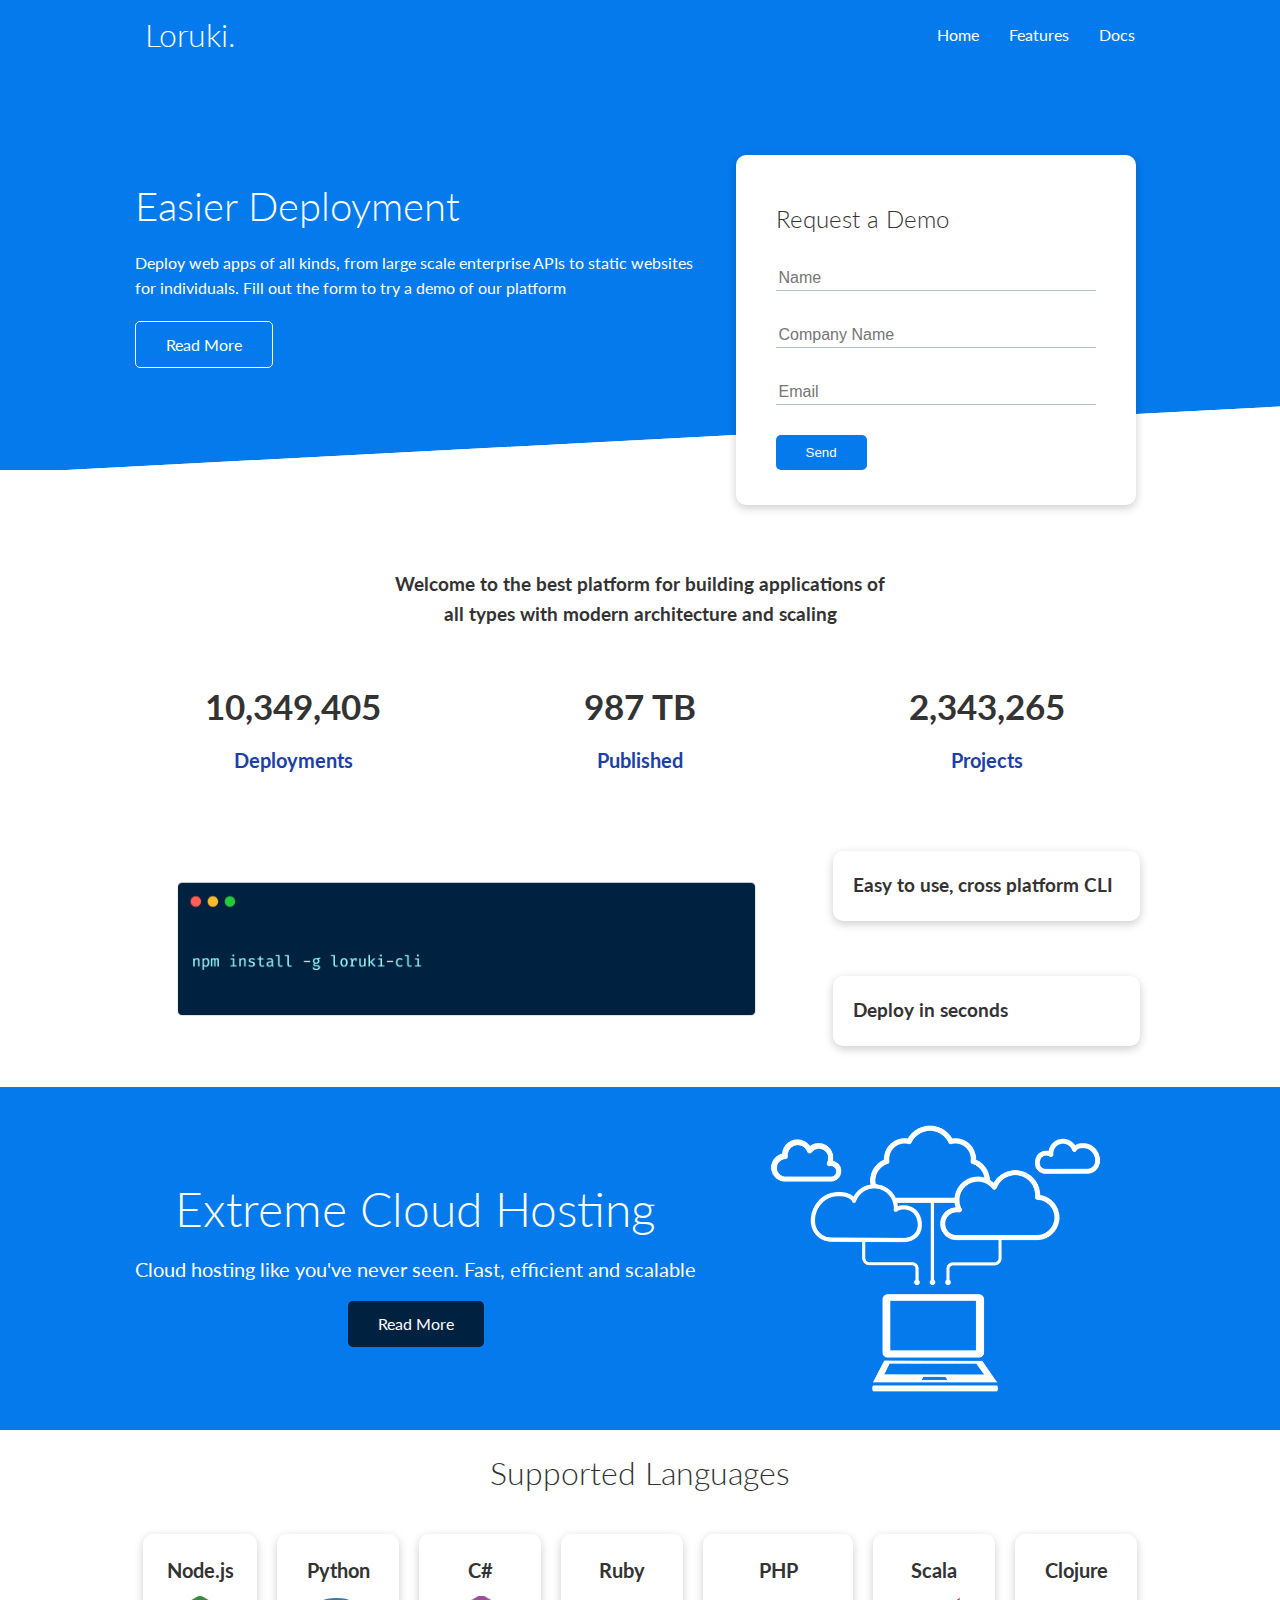
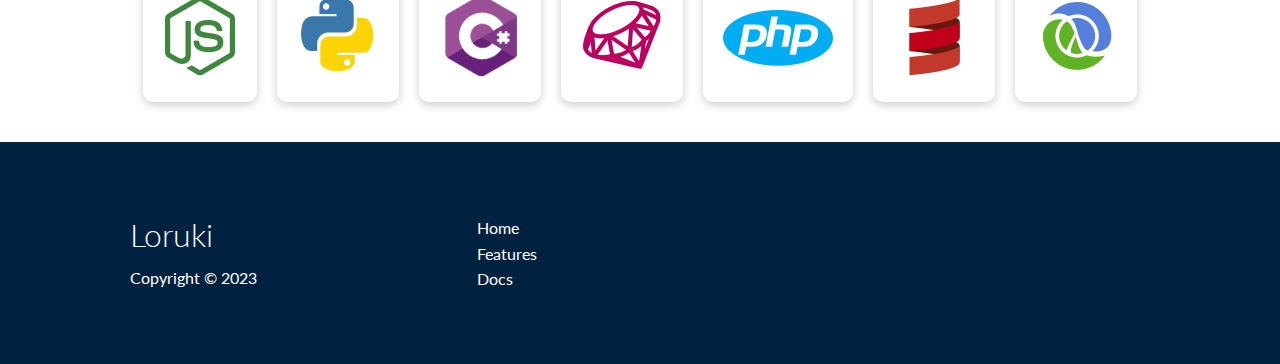
<file: index.html>
<!DOCTYPE html>
<html lang="en">
<head>
    <meta charset="UTF-8">
    <meta name="viewport" content="width=device-width, initial-scale=1.0">
    <link rel="stylesheet" href="https://cdnjs.cloudflare.com/ajax/libs/font-awesome/5.15.1/css/all.min.css" integrity="sha512-+4zCK9k+qNFUR5X+cKL9EIR+ZOhtIloNl9GIKS57V1MyNsYpYcUrUeQc9vNfzsWfV28IaLL3i96P9sdNyeRssA==" crossorigin="anonymous" />
    <link rel="stylesheet" href="css/utilities.css">
    <link rel="stylesheet" href="css/style.css">
    <title>Loruki | Cloud Hosting For Everyone</title>
</head>
<body>
     <!--Navbar-->
     <div class="navbar">
         <div class="container flex">
             <h1 class="logo"><a href="index.html">Loruki.</a></h1>
             <nav>
                 <ul>
                     <li><a href="index.html">Home</a></li>
                     <li><a href="features.html">Features</a></li>
                     <li><a href="docs.html">Docs</a></li>
                 </ul>
             </nav>
         </div>
     </div>

     <!--Showcase-->
    <section class="showcase">
       <div class="container grid">
           <div class="showcase-text">
               <h1>Easier Deployment</h1>
               <p>Deploy web apps of all kinds, from large scale enterprise APIs to static websites for individuals. Fill out the form to try a demo of our platform</p>
               <a href="features.html" class="btn btn-outline">Read More</a>
           </div>

           <div class="showcase-form card">
               <h2>Request a Demo</h2>
<!--               <form name="contact" netlify-honeypot="bot-field" method="POST" data-netlify="true">-->
<!--                   <input type="hidden" name="form-name" value="contact">-->
<!--                   <p class="hidden">-->
<!--                       <label>Don't fill this out if you're human: <input name="bot-field" /></label>-->
<!--                   </p>-->
<!--                   <div class="form-control">-->
<!--                       <input type="text" name="name" placeholder="Name" required>-->
<!--                   </div>-->
<!--                   <div class="form-control">-->
<!--                       <input type="text" name="company" placeholder="Company Name" required>-->
<!--                   </div>-->
<!--                   <div class="form-control">-->
<!--                       <input type="email" name="email" placeholder="Email" required>-->
<!--                   </div>-->
<!--                   <input type="submit" value="Send" class="btn btn-primary">-->
<!--               </form>-->
               <form>
                   <div class="form-control">
                       <input type="text" name="name" placeholder="Name" required>
                   </div>
                   <div class="form-control">
                       <input type="text" name="company" placeholder="Company Name" required>
                   </div>
                   <div class="form-control">
                       <input type="email" name="email" placeholder="Email" required>
                   </div>
                   <input type="submit" value="Send" class="btn btn-primary">
               </form>
           </div>
       </div>
   </section>


    <!-- Stats-->
    <section class="stats">
        <div class="container">
            <h3 class="stats-heading text-center my-1">
                Welcome to the best platform for building applications of all types with modern architecture and scaling
            </h3>

            <div class="grid grid-3 text-center my-4">
                <div>
                    <i class="fas fa-server fa-3x"></i>
                    <h3>10,349,405</h3>
                    <p class="text-secondary">Deployments</p>
                </div>
                <div>
                    <i class="fas fa-upload fa-3x"></i>
                    <h3>987 TB</h3>
                    <p class="text-secondary">Published</p>
                </div>
                <div>
                    <i class="fas fa-project-diagram fa-3x"></i>
                    <h3>2,343,265</h3>
                    <p class="text-secondary">Projects</p>
                </div>
            </div>
        </div>
    </section>

    <!-- Cli -->
    <section class="cli">
        <div class="container grid">
            <img src="images/cli.png" alt="">
             <div class="card">
                 <h3>Easy to use, cross platform CLI</h3>
             </div>
            <div class="card">
                <h3>Deploy in seconds</h3>
            </div>
        </div>
    </section>

   <!-- Cloud -->
    <section class="cloud bg-primary my-2 py-2">
         <div class="container grid">
             <div class="text-center">
                 <h2 class="lg">Extreme Cloud Hosting</h2>
                 <p class="lead my-1">Cloud hosting like you've never seen. Fast, efficient and scalable</p>
                 <a href="features.html" class="btn btn-dark">Read More</a>
             </div>
             <img src="images/cloud.png" alt="">
         </div>
   </section>

    <!-- Languages -->
    <section class="languages">
        <h2 class="md text-center my-2">
             Supported Languages
        </h2>
        <div class="container flex">
            <div class="card">
                <h4>Node.js</h4>
                <img src="images/logos/node.png" alt="">
            </div>
            <div class="card">
                <h4>Python</h4>
                <img src="images/logos/python.png" alt="">
            </div>
            <div class="card">
                <h4>C#</h4>
                <img src="images/logos/csharp.png" alt="">
            </div>
            <div class="card">
                <h4>Ruby</h4>
                <img src="images/logos/ruby.png" alt="">
            </div>
            <div class="card">
                <h4>PHP</h4>
                <img src="images/logos/php.png" alt="">
            </div>
            <div class="card">
                <h4>Scala</h4>
                <img src="images/logos/scala.png" alt="">
            </div>
            <div class="card">
                <h4>Clojure</h4>
                <img src="images/logos/clojure.png" alt="">
            </div>
        </div>
    </section>

    <!-- Footer -->
    <footer class="footer bg-dark py-5">
         <div class="container grid grid-3">
             <div>
                 <h1>Loruki
                 </h1>
                 <p>Copyright &copy; 2023</p>
             </div>
             <nav>
                 <ul>
                     <li><a href="index.html">Home</a></li>
                     <li><a href="features.html">Features</a></li>
                     <li><a href="docs.html">Docs</a></li>
                 </ul>
             </nav>
             <div class="social">
                 <a href="#"><i class="fab fa-github fa-2x"></i></a>
                 <a href="#"><i class="fab fa-facebook fa-2x"></i></a>
                 <a href="#"><i class="fab fa-instagram fa-2x"></i></a>
                 <a href="#"><i class="fab fa-twitter fa-2x"></i></a>
             </div>
         </div>
    </footer>
</body>
</html>
</file>
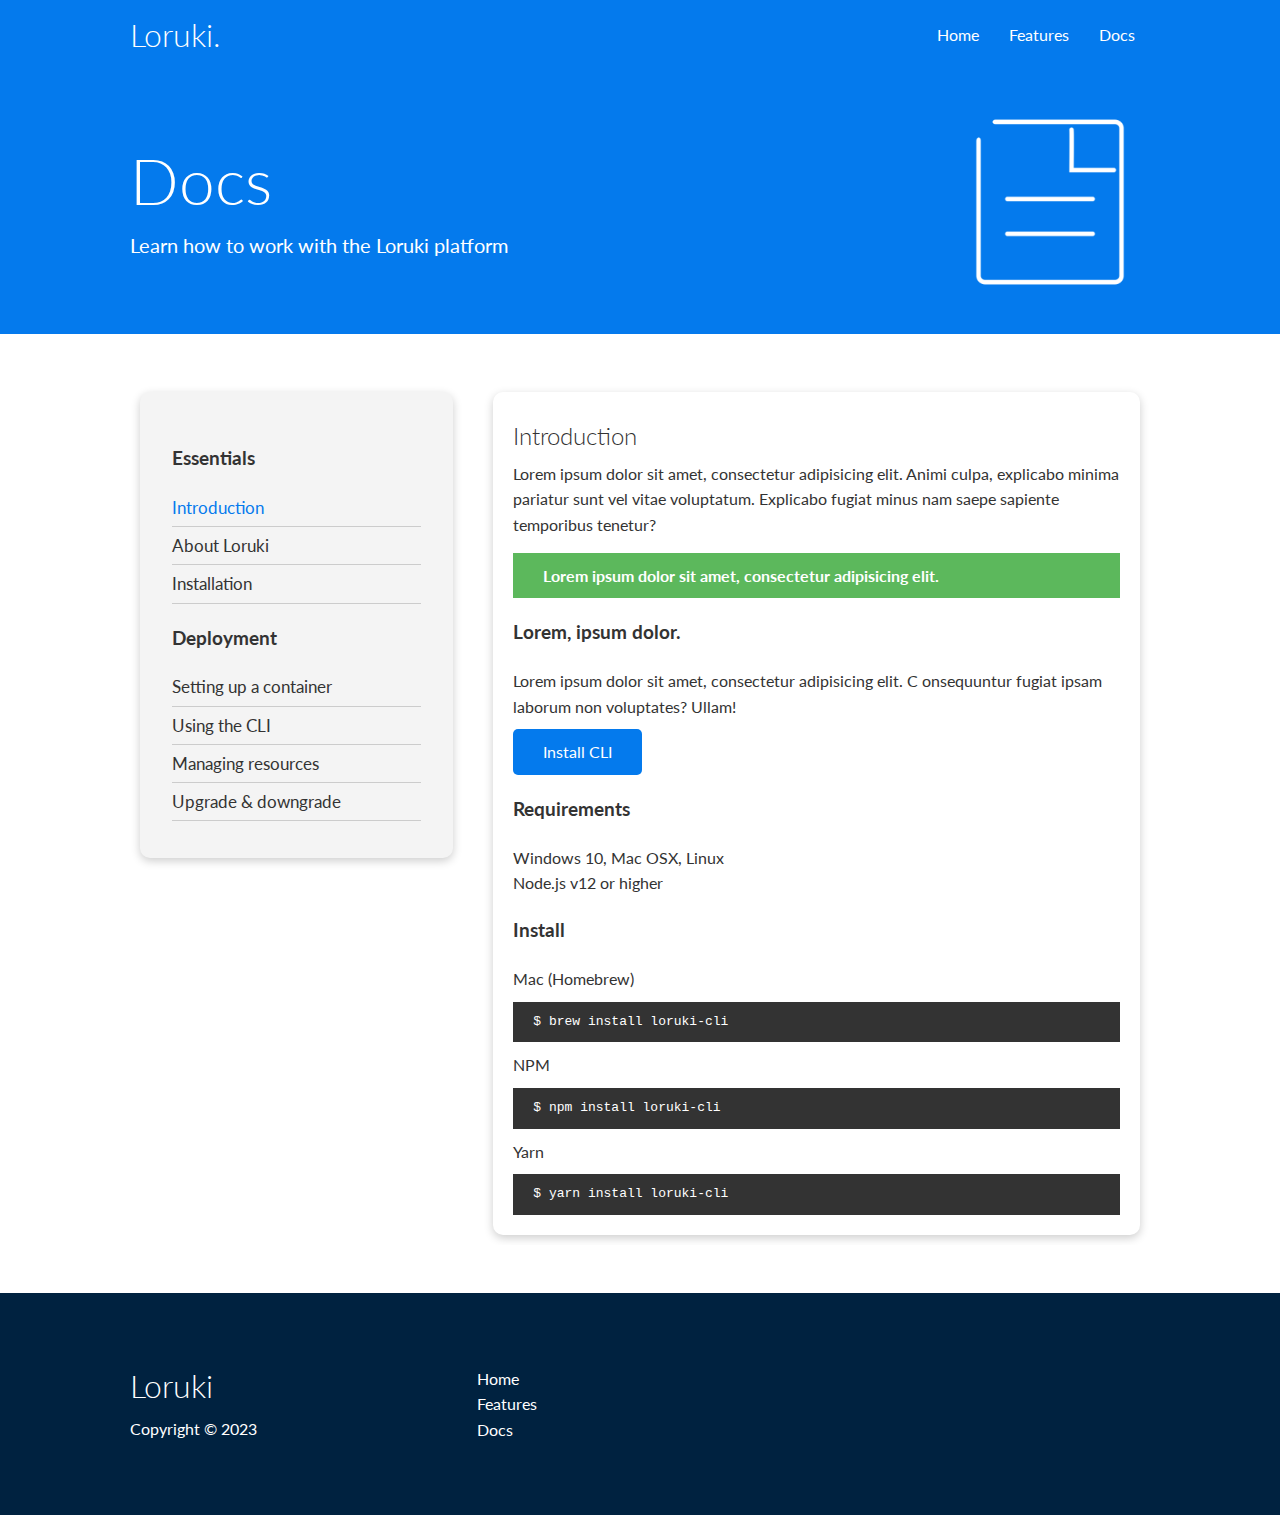
<file: docs.html>
<!DOCTYPE html>
<html lang="en">
<head>
  <meta charset="UTF-8">
  <meta name="viewport" content="width=device-width, initial-scale=1.0">
  <link rel="stylesheet" href="https://cdnjs.cloudflare.com/ajax/libs/font-awesome/5.15.1/css/all.min.css" integrity="sha512-+4zCK9k+qNFUR5X+cKL9EIR+ZOhtIloNl9GIKS57V1MyNsYpYcUrUeQc9vNfzsWfV28IaLL3i96P9sdNyeRssA==" crossorigin="anonymous" />
  <link rel="stylesheet" href="css/utilities.css">
  <link rel="stylesheet" href="css/style.css">
  <title>Loruki | Cloud Hosting For Everyone</title>
</head>
<body>
<!--Navbar-->
<div class="navbar">
  <div class="container flex">
    <h1 class="logo">Loruki.</h1>
    <nav>
      <ul>
        <li><a href="index.html">Home</a></li>
        <li><a href="features.html">Features</a></li>
        <li><a href="docs.html">Docs</a></li>
      </ul>
    </nav>
  </div>
</div>

<!--head-->
<section class="docs-head bg-primary py-3">
  <div class="container grid">
    <div>
      <h1 class="xl">Docs</h1>
      <p class="lead">
         Learn how to work with the Loruki platform
      </p>
    </div>
    <img src="images/docs.png" alt="">
  </div>
</section>

<!--Docs main-->
<section class="docs-main my-4">
   <div class="container grid">
       <div class="card bg-light p-3">
           <h3 class="my-2">Essentials</h3>
            <nav>
               <ul>
                 <li><a class="text-primary" href="#">Introduction</a></li>
                 <li><a href="#">About Loruki</a></li>
                 <li><a href="#">Installation</a></li>
               </ul>
            </nav>

         <h3 class="my-2">Deployment</h3>
         <nav>
           <ul>
             <li><a href="#">Setting up a container</a></li>
             <li><a href="#">Using the CLI</a></li>
             <li><a href="#">Managing resources</a></li>
             <li><a href="#">Upgrade & downgrade</a></li>
           </ul>
         </nav>
       </div>
     <div class="card">
       <h2>Introduction</h2>
       <p>Lorem ipsum dolor sit amet, consectetur adipisicing elit.
         Animi culpa, explicabo minima pariatur sunt vel vitae voluptatum.
         Explicabo fugiat minus nam saepe sapiente temporibus tenetur?
       </p>

       <div class="alert alert-success">
         <i class="fas fa-info"></i>Lorem ipsum dolor sit amet,
         consectetur adipisicing elit.
       </div>

       <h3>Lorem, ipsum dolor.</h3>
       <p>Lorem ipsum dolor sit amet, consectetur adipisicing elit.
         C onsequuntur fugiat ipsam laborum non voluptates? Ullam!</p>
       <a href="#" class="btn btn-primary">Install CLI</a>

       <h3>Requirements</h3>
       <ul>
         <li>Windows 10, Mac OSX, Linux</li>
         <li>Node.js v12 or higher</li>
       </ul>

       <h3>Install</h3>
       <p>Mac (Homebrew)</p>
       <pre><code>$ brew install loruki-cli</code></pre>
       <p>NPM</p>
       <pre><code>$ npm install loruki-cli</code></pre>
       <p>Yarn</p>
       <pre><code>$ yarn install loruki-cli</code></pre>
     </div>
   </div>
</section>

<!-- Footer -->
<footer class="footer bg-dark py-5">
  <div class="container grid grid-3">
    <div>
      <h1>Loruki
      </h1>
      <p>Copyright &copy; 2023</p>
    </div>
    <nav>
      <ul>
        <li><a href="index.html">Home</a></li>
        <li><a href="features.html">Features</a></li>
        <li><a href="docs.html">Docs</a></li>
      </ul>
    </nav>
    <div class="social">
      <a href="#"><i class="fab fa-github fa-2x"></i></a>
      <a href="#"><i class="fab fa-facebook fa-2x"></i></a>
      <a href="#"><i class="fab fa-instagram fa-2x"></i></a>
      <a href="#"><i class="fab fa-twitter fa-2x"></i></a>
    </div>
  </div>
</footer>
</body>
</html>
</file>
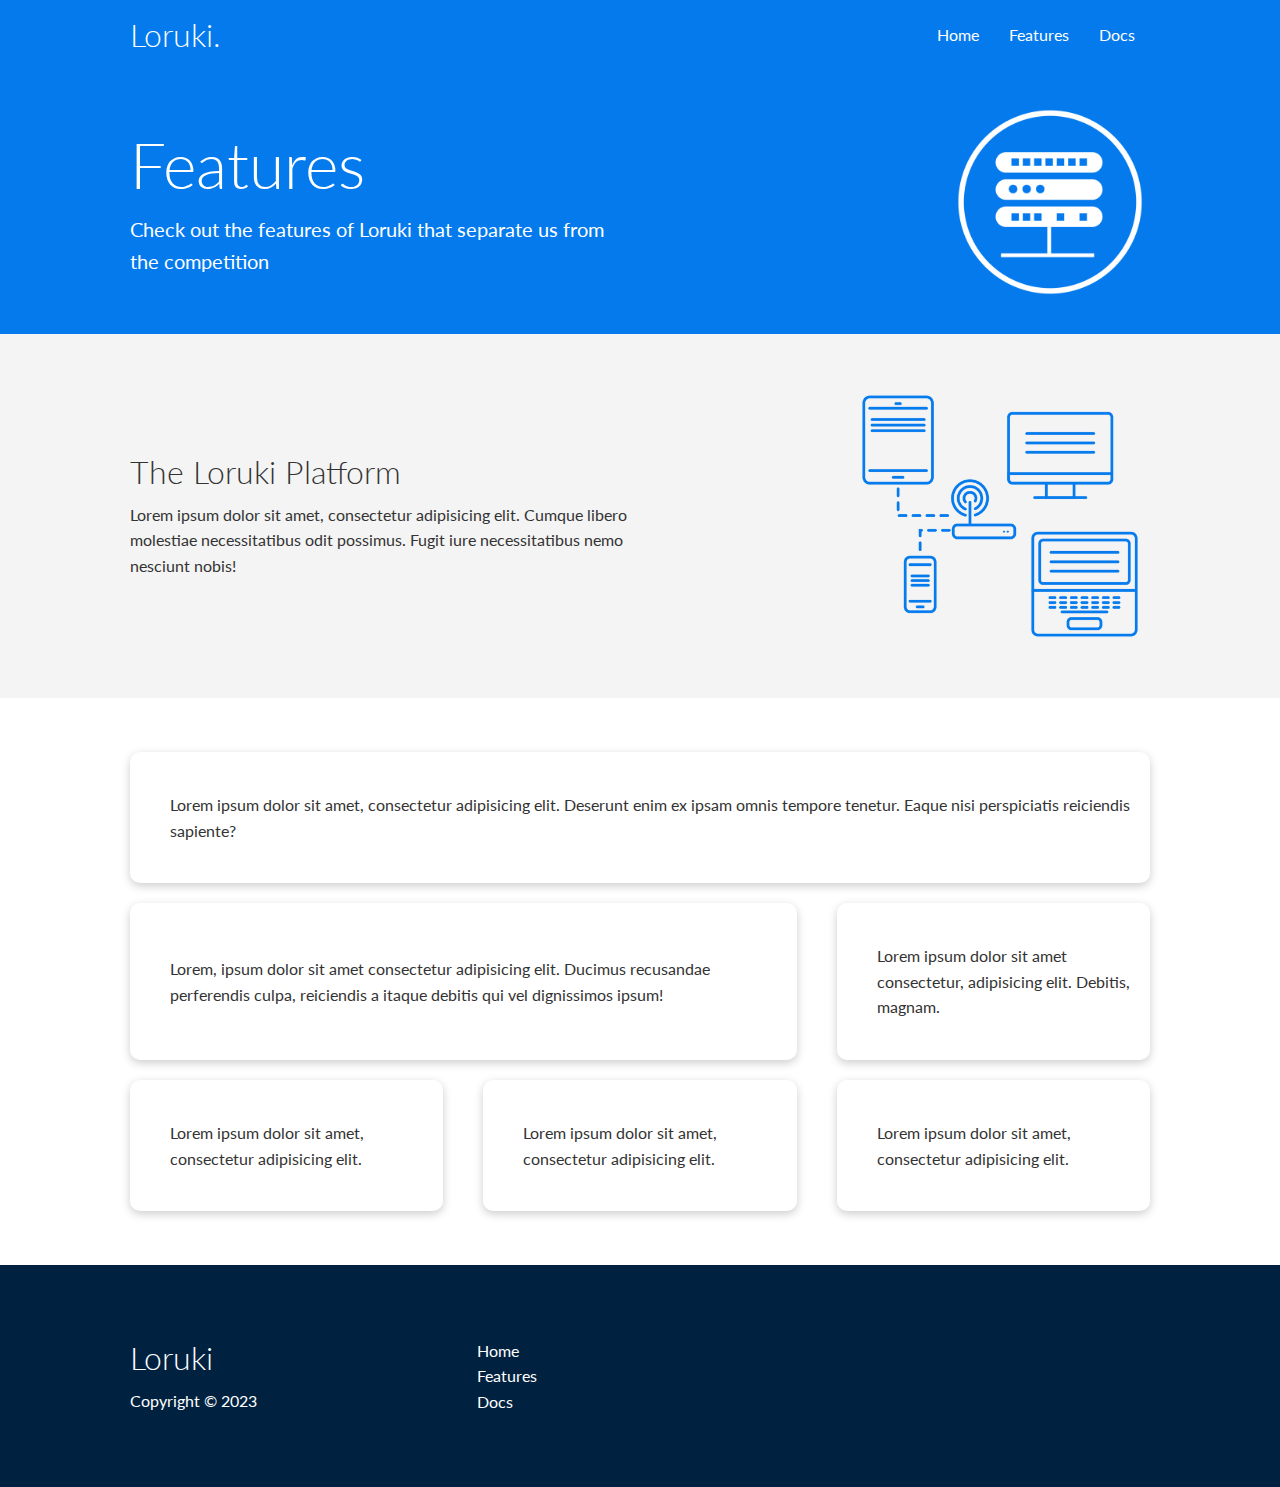
<file: features.html>
<!DOCTYPE html>
<html lang="en">
<head>
  <meta charset="UTF-8">
  <meta name="viewport" content="width=device-width, initial-scale=1.0">
  <link rel="stylesheet" href="https://cdnjs.cloudflare.com/ajax/libs/font-awesome/5.15.1/css/all.min.css" integrity="sha512-+4zCK9k+qNFUR5X+cKL9EIR+ZOhtIloNl9GIKS57V1MyNsYpYcUrUeQc9vNfzsWfV28IaLL3i96P9sdNyeRssA==" crossorigin="anonymous" />
  <link rel="stylesheet" href="css/utilities.css">
  <link rel="stylesheet" href="css/style.css">
  <title>Loruki | Cloud Hosting For Everyone</title>
</head>
<body>
<!--Navbar-->
<div class="navbar">
  <div class="container flex">
    <h1 class="logo">Loruki.</h1>
    <nav>
      <ul>
        <li><a href="index.html">Home</a></li>
        <li><a href="features.html">Features</a></li>
        <li><a href="docs.html">Docs</a></li>
      </ul>
    </nav>
  </div>
</div>

<!--head-->
<section class="features-head bg-primary py-3">
  <div class="container grid">
      <div>
        <h1 class="xl">Features</h1>
        <p class="lead">
          Check out the features of Loruki that separate us from the
          competition
        </p>
      </div>
    <img src="images/server.png" alt="">
  </div>
</section>

<!--Sub head-->
<section class="features-sub-head bg-light py-3">
  <div class="container grid">
    <div>
      <h1 class="md">The Loruki Platform</h1>
      <p>
        Lorem ipsum dolor sit amet, consectetur adipisicing elit.
        Cumque libero molestiae necessitatibus odit possimus.
        Fugit iure necessitatibus nemo nesciunt nobis!
      </p>
    </div>
    <img src="images/server2.png" alt="">
  </div>
</section>

<section class="features-main my-2">
  <div class="container grid grid-3">
      <div class="card flex">
         <i class="fas fa-server fa-3x"></i>
        <p>
          Lorem ipsum dolor sit amet, consectetur adipisicing elit.
          Deserunt enim ex ipsam omnis tempore tenetur.
          Eaque nisi perspiciatis reiciendis sapiente?
        </p>
      </div>
    <div class="card flex">
      <i class="fas fa-network-wired fa-3x"></i>
      <p>
        Lorem, ipsum dolor sit amet consectetur adipisicing elit. Ducimus
        recusandae perferendis culpa, reiciendis a itaque debitis qui vel
        dignissimos ipsum!
      </p>
    </div>
    <div class="card flex">
      <i class="fas fa-laptop-code fa-3x"></i>
      <p>
        Lorem ipsum dolor sit amet consectetur, adipisicing elit. Debitis,
        magnam.
      </p>
    </div>
    <div class="card flex">
      <i class="fas fa-database fa-3x"></i>
      <p>
        Lorem ipsum dolor sit amet, consectetur adipisicing elit.
      </p>
    </div>
    <div class="card flex">
      <i class="fas fa-power-off fa-3x"></i>
      <p>
        Lorem ipsum dolor sit amet, consectetur adipisicing elit.
      </p>
    </div>
    <div class="card flex">
      <i class="fas fa-upload fa-3x"></i>
      <p>
        Lorem ipsum dolor sit amet, consectetur adipisicing elit.
      </p>
    </div>
  </div>
</section>

<!-- Footer -->
<footer class="footer bg-dark py-5">
  <div class="container grid grid-3">
    <div>
      <h1>Loruki
      </h1>
      <p>Copyright &copy; 2023</p>
    </div>
    <nav>
      <ul>
        <li><a href="index.html">Home</a></li>
        <li><a href="features.html">Features</a></li>
        <li><a href="docs.html">Docs</a></li>
      </ul>
    </nav>
    <div class="social">
      <a href="#"><i class="fab fa-github fa-2x"></i></a>
      <a href="#"><i class="fab fa-facebook fa-2x"></i></a>
      <a href="#"><i class="fab fa-instagram fa-2x"></i></a>
      <a href="#"><i class="fab fa-twitter fa-2x"></i></a>
    </div>
  </div>
</footer>
</body>
</html>
</file>
<file: css/utilities.css>
.container{
    max-width: 1100px;
    margin: 0 auto;
    overflow: auto;
    padding: 0 40px;
}

.card{
    background-color: #fff;
    color: #333;
    border-radius: 10px;
    box-shadow: 0 3px 10px rgba(0, 0, 0, 0.2);
    padding: 20px;
    margin: 10px;
}

.btn{
    display: inline-block;
    padding: 10px 30px;
    cursor: pointer;
    background: var(--primary-color);
    color: #fff;
    border: none;
    border-radius: 5px;
}

.btn-outline{
    background-color: transparent;
    border: 1px #fff solid;
}

.btn:hover{
    transform: scale(0.98);
}

/* Backgrounds & colored buttons */
.bg-primary,
.btn-primary{
    background-color: var(--primary-color);
    color: #fff;
}

.bg-secondary,
.btn-secondary{
    background-color: var(--secondary-color);
    color: #fff;
}

.bg-dark,
.btn-dark{
    background-color: var(--dark-color);
    color: #fff;
}

.bg-light,
.btn-light{
    background-color: var(--light-color);
    color: #333;
}

.bg-primary a,
.btn-primary a,
.bg-secondary a,
.btn-secondary a,
.bg-dark a,
.btn-dark a{
    color: #fff;
}
/*Text colors*/
.text-primary{
    color: var(--primary-color);
}

.text-secondary{
    color: var(--secondary-color);
}

.text-dark{
    color: var(--dark-color);
}

.text-light{
    color: var(--light-color);
}

/* Text sizes */
.lead{
    font-size: 20px;
}

.sm{
    font-size: 1rem;
}

.md{
    font-size: 2rem;
}

.lg{
    font-size: 3rem;
}

.xl{
    font-size: 4rem;
}

.text-center{
    text-align: center;
}

/* Alert */
.alert{
    background-color: var(--light-color);
    padding: 10px 20px;
    font-weight: bold;
    margin: 15px 0;
}

.alert i{
    margin-right: 10px;
}

.alert-success{
    background-color: var(--success-color);
    color: #fff;
}

.alert-error{
    background-color: var(--error-color);
    color: #fff;
}

.flex{
    display: flex;
    justify-content: center;
    align-items: center;
    height: 100%;
}

.grid{
    display: grid;
    grid-template-columns: repeat(2, 1fr);
    gap: 20px;
    justify-content: center;
    align-items: center;
    height: 100%;
}

.grid-3{
    grid-template-columns: repeat(3, 1fr);
}

/* Margin */
.my-1{
    margin: 1rem 0;
}

.my-2{
    margin: 1.5rem 0;
}

.my-3{
    margin: 2rem 0;
}

.my-4{
    margin: 3rem 0;
}

.my-5{
    margin: 4rem 0;
}

.m-1{
    margin: 1rem;
}

.m-2{
    margin: 1.5rem;
}

.m-3{
    margin: 2rem;
}

.m-4{
    margin: 3rem;
}

.m-5{
    margin: 4rem;
}

/* Padding */
.py-1{
    padding: 1rem 0;
}

.py-2{
    padding: 1.5rem 0;
}

.py-3{
    padding: 2rem 0;
}

.py-4{
    padding: 3rem 0;
}

.py-5{
    padding: 4rem 0;
}

.p-1{
    padding: 1rem;
}

.p-2{
    padding: 1.5rem;
}

.p-3{
    padding: 2rem;
}

.p-4{
    padding: 3rem;
}

.p-5{
    padding: 4rem;
}
</file>
<file: css/style.css>
@import url('https://fonts.googleapis.com/css2?family=Lato:wght@300&display=swap');

:root{
    --primary-color: #047aed;
    --secondary-color: #1c3fa8;
    --dark-color: #002240;
    --light-color: #f4f4f4;
    --success-color: #5cb85c;
    --error-color: #d9534f;
}

*{
    box-sizing: border-box;
    padding: 0;
    margin: 0;
}

body{
    font-family: 'Lato', sans-serif;
    color: #333;
    line-height: 1.6;
}

ul{
    list-style-type: none;
}

a{
    text-decoration: none;
    color: #333;
}

h1,
h2{
    font-weight: 300;
    line-height: 1.2;
    margin: 10px 0;
}

p{
    margin: 10px 0;
}

img{
    width: 100%;
}

code,
pre{
    background: #333;
    color: #fff;
    padding: 10px;
}

.hidden{
    visibility: hidden;
    height: 0;
}

/* Navbar */
.navbar{
    background-color: var(--primary-color);
    color: #fff;
    height: 70px;
}

.navbar ul{
    display: flex;
}

.navbar a{
    color: #fff;
    padding: 10px;
    margin: 0 5px;
}

.navbar ul a:hover{
    border-bottom: 2px #fff solid;
}

.navbar .flex{
    justify-content: space-between;
}

/* Showcase */
.showcase{
    height: 400px;
    background-color: var(--primary-color);
    color: #fff;
    position: relative;
}

.showcase h1{
    font-size: 40px;
}

.showcase p{
    margin: 20px 0;
}

.showcase .grid{
    overflow: visible;
    grid-template-columns: 55% auto;
    gap: 30px;
}

.showcase-text{
    animation: slideInFromLeft 1s ease-in;
}

.showcase-form{
    position: relative;
    top: 60px;
    height: 350px;
    width: 400px;
    padding: 40px;
    z-index: 100;
    justify-self: flex-end;
    animation: slideInFromRight 1s ease-in;
}

.showcase-form .form-control{
    margin: 30px 0;
}

.showcase-form input[type='text'],
.showcase-form input[type='email']{
    border: 0;
    border-bottom: 1px solid #b4becb;
    width: 100%;
    padding: 3px;
    font-size: 16px;
}

.showcase-form input:focus{
    outline: none;
}

.showcase::before,
.showcase::after{
    content: '';
    position: absolute;
    height: 100px;
    bottom: -70px;
    right: 0;
    left: 0;
    background: #fff;
    transform: skewY(-3deg);
    -webkit-transform: skewY(-3deg);
    -moz-trasform: skewY(-3deg);
    -ms-transform: skewY(-3deg);
}

/* Stats */
.stats{
    padding-top: 100px;
    animation: slideInFromBottom 1s ease-in;
}

.stats-heading{
    max-width: 500px;
    margin: auto;
}

.stats .grid h3{
    font-size: 35px;
}

.stats .grid p{
    font-size: 20px;
    font-weight: bold;
}

/* Cli */
.cli .grid{
    grid-template-columns: repeat(3, 1fr);
    grid-template-rows: repeat(2, 1fr);
}

.cli .grid > *:first-child{
    grid-column: 1 / span 2;
    grid-row: 1 / span 2;
}

/* Cloud */
.cloud .grid{
    grid-template-columns: 4fr 3fr;
}

/* Languages */
.languages .flex{
    flex-wrap: wrap;
}

.languages .card{
    text-align: center;
    margin: 18px 10px 40px;
    transition: transform 0.2s ease-in;
}

.languages .card h4{
    font-size: 20px;
    margin-bottom: 10px;
}

.languages .card:hover{
    transform: translateY(-15px);
}

/* Features */
.features-head img,
.docs-head img{
    width: 200px;
    justify-self: flex-end;
}

.features-sub-head img{
    width: 300px;
    justify-self: flex-end;
}

.features-main .card > i{
    margin-right: 20px;
}

.features-main .grid{
    padding: 30px;
}

.features-main .grid > *:first-child{
    grid-column: 1 / span 3;
}

.features-main .grid > *:nth-child(2){
    grid-column: 1 / span 2;
}

/* Docs*/
.docs-main h3{
    margin: 20px 0;
}

.docs-main .grid{
    grid-template-columns: 1fr 2fr;
    align-items: flex-start;
}

.docs-main nav li{
    font-size: 17px;
    padding-bottom: 5px;
    margin-bottom: 5px;
    border-bottom: 1px #ccc solid;
}

.docs-main a:hover{
    font-weight: bold;
}

/* Footer */
.footer .social a{
    margin: 0 10px;
}
.fa-github:hover {
    color: #000000;
}
.fa-facebook:hover {
    color: #1773EA;
}
.fa-instagram:hover {
    color: #B32E87;
}
.fa-twitter:hover {
    color: #1C9CEA;
}

/*Animations*/
@keyframes slideInFromLeft {
   0%{
       transform: translateX(-100%);
   }
    100%{
        transform: translateX(0);
    }
}

@keyframes slideInFromRight {
    0%{
        transform: translateX(100%);
    }
    100%{
        transform: translateX(0);
    }
}

@keyframes slideInFromTop{
    0%{
        transform: translateY(-100%);
    }
    100%{
        transform: translateX(0);
    }
}

@keyframes slideInFromBottom {
    0%{
        transform: translateY(100%);
    }
    100%{
        transform: translateX(0);
    }
}

@media (max-width: 1000px){

    .showcase-form{
        width: 340px;
    }
}

/* Tablets and under */
@media (max-width: 768px) {
    .grid,
    .showcase .grid,
    .stats .grid,
    .cli .grid,
    .cloud .grid,
    .features-main .grid,
    .docs-main .grid{
        grid-template-columns: 1fr;
        grid-template-rows: 1fr;
    }
    .showcase{
        height: auto;
    }
    .showcase-text{
        text-align: center;
        margin-top: 40px;
        animation: slideInFromTop 1s ease-in;
    }
    .showcase-form{
        justify-self: center;
        margin: auto;
        animation: slideInFromBottom 1s ease-in;
    }
    .cli .grid > *:first-child{
        grid-column: 1;
        grid-row: 1;
    }
    .features-head,
    .features-sub-head,
    .docs-head{
        text-align: center;
    }
    .features-head img,
    .features-sub-head img,
    .docs-head img{
        justify-self: center;
    }
    .features-main .grid > *:first-child,
    .features-main .grid > *:nth-child(2){
        grid-column: 1;
    }
}
/* Mobile */
@media (max-width: 500px) {
    .navbar{
        height: 110px;
    }
    .navbar .flex{
        flex-direction: column;
    }
    .navbar ul{
        padding: 10px;
        background-color: rgba(0, 0, 0, 0.1);
    }
    .showcase-form {
        width: 300px;
    }
}
</file>
